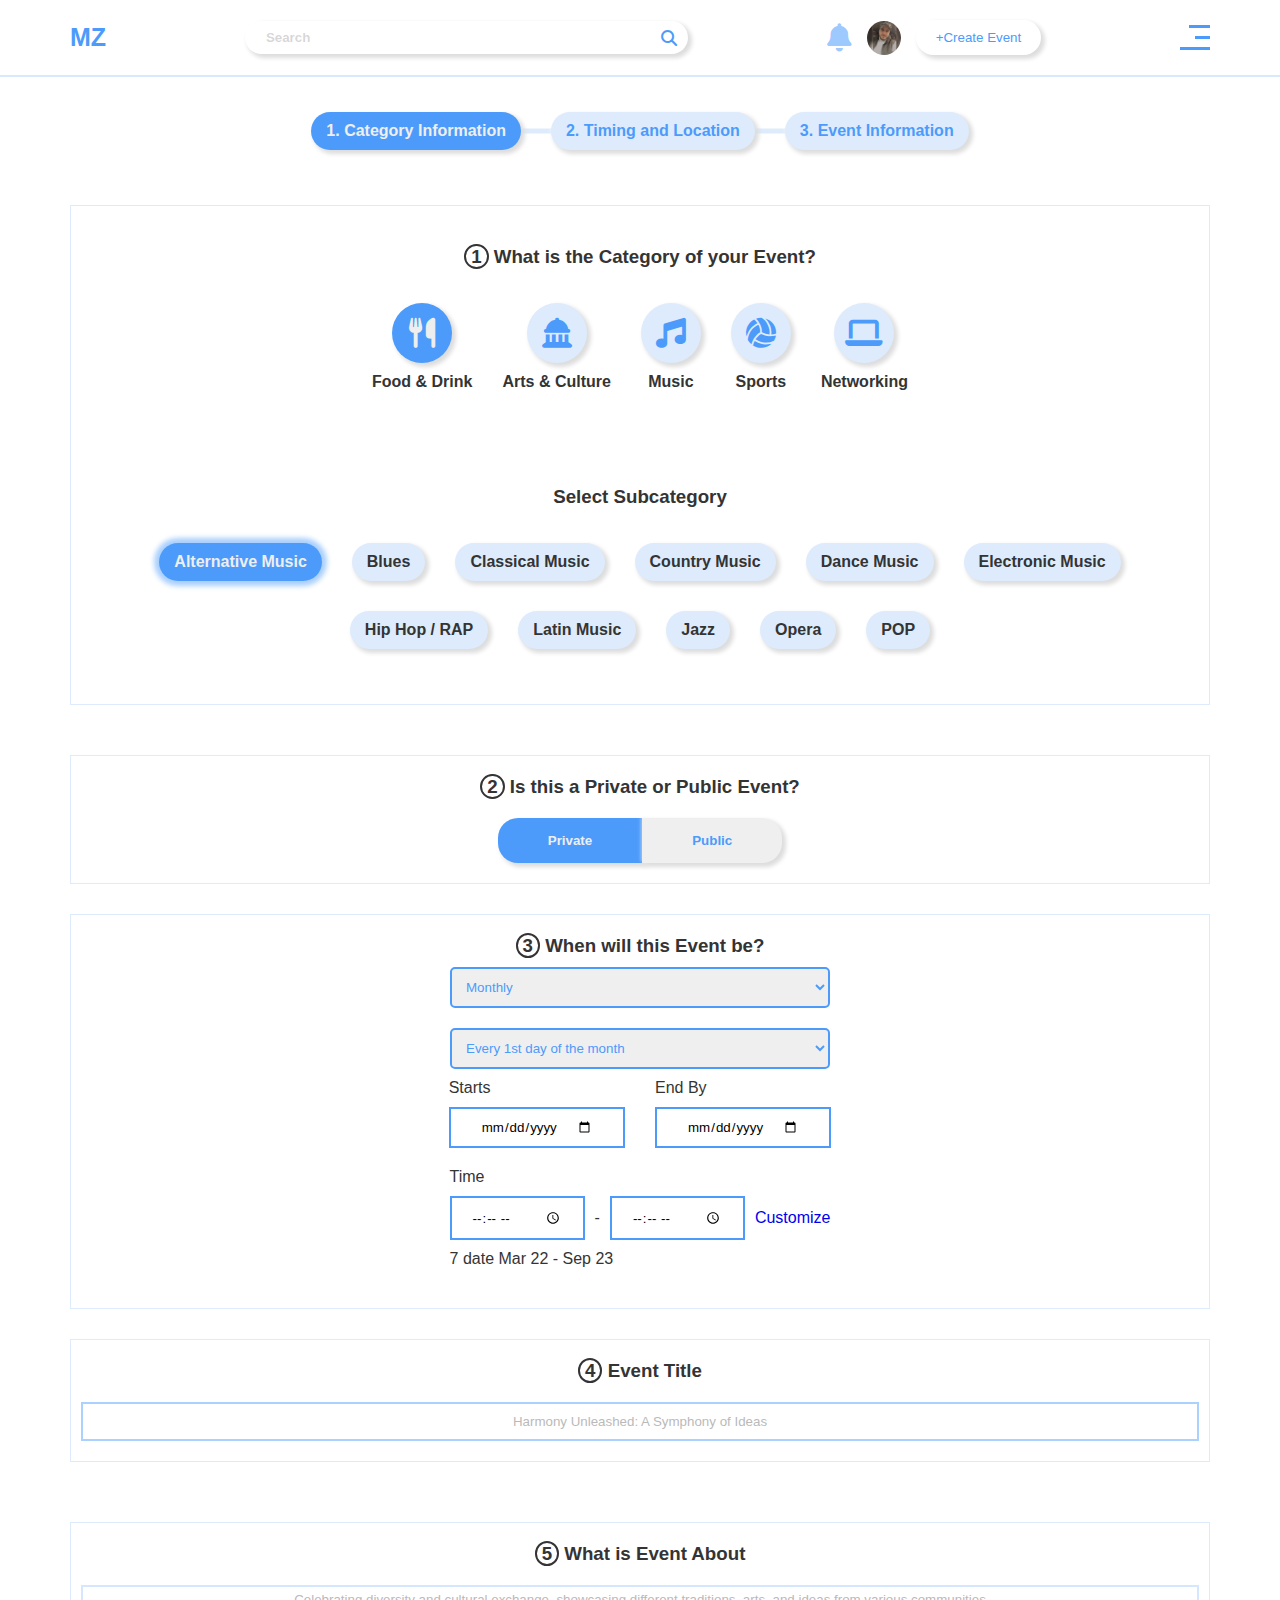
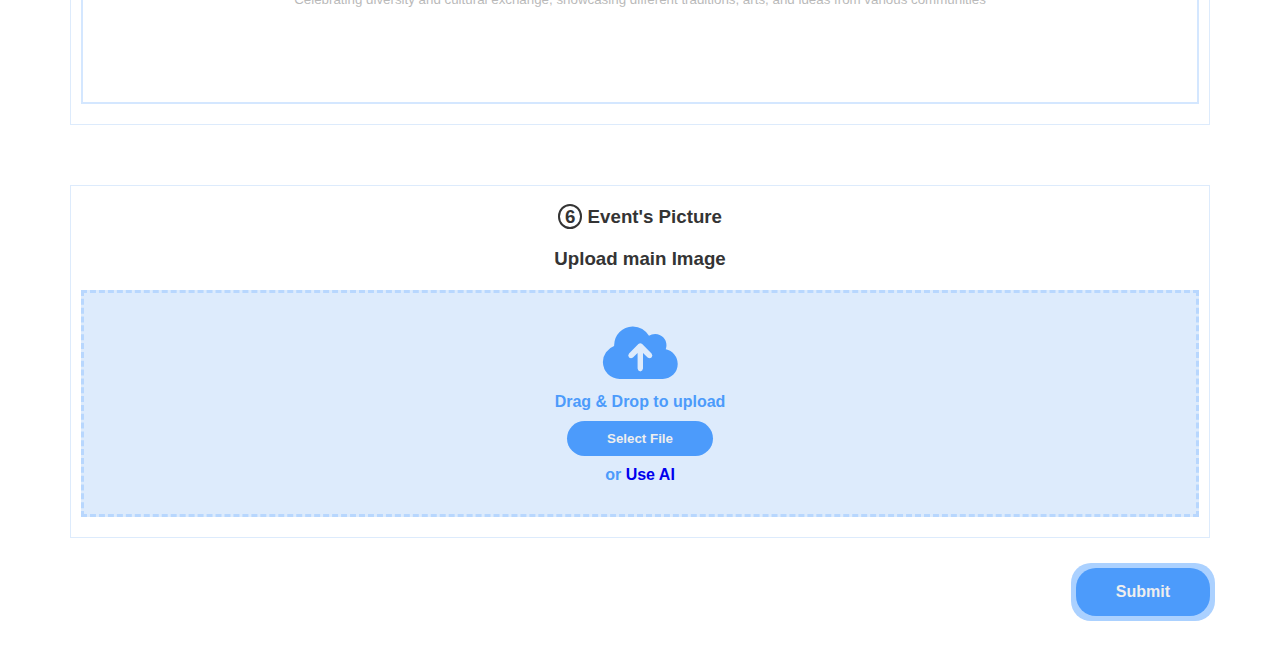
<file: index.html>
<!DOCTYPE html>
<html lang="en">

<head>
    <meta charset="UTF-8">
    <meta name="viewport" content="width=device-width, initial-scale=1.0">
    <link rel="stylesheet" href="style.css">
    <link rel="stylesheet" href="./styles/all.min.css">
    <title>Event Form</title>
</head>

<body>
    <div class="nav">
        <div class="container">
            <a href="index.html" class="logo">MZ</a>
            <div class="search">
                <input class="search" type="text" placeholder="Search">
                <i class="fa-solid fa-search"></i>
            </div>
            <div class="profile">
                <i class="fa-solid fa-bell"></i>
                <img src="./images/profileImg.jpg" alt="">
                <button>+Create Event</button>
            </div>
            <ul id="menuIcon">
                <span></span>
                <span></span>
                <span></span>
                <ul class="menu">
                    <li>Settings</li>
                    <li>Change Mode</li>
                    <li><a href="signup.html">Logout</a></li>
                </ul>
            </ul>
        </div>
    </div>
    <div class="home">
        <div class="container">
            <ul class="sections">
                <li class="active"><a href="#">1. Category Information</a></li>
                <li><a href="#sec2">2. Timing and Location</a></li>
                <li><a href="#sec3">3. Event Information</a></li>
            </ul>
            <div class="cat">
                <div class="categories">
                    <h3><span class="num">1</span> What is the Category of your Event?</h3>
                    <ul class="eventCat">
                        <li><i class="fa-solid fa-utensils active"></i><span>Food & Drink</span></li>
                        <li><i class="fa-solid fa-landmark-dome"></i><span>Arts & Culture</span></li>
                        <li><i class="fa-solid fa-music"></i><span>Music</span></li>
                        <li><i class="fa-solid fa-volleyball"></i><span>Sports</span></li>
                        <li><i class="fa-solid fa-laptop"></i><span>Networking</span></li>
                    </ul>
                </div>
                <div class="categories">
                    <h3>Select Subcategory</h3>
                    <ul class="subCat">
                        <li class="active">Alternative Music</li>
                        <li>Blues</li>
                        <li>Classical Music</li>
                        <li>Country Music</li>
                        <li>Dance Music</li>
                        <li>Electronic Music</li>
                        <li>Hip Hop / RAP</li>
                        <li>Latin Music</li>
                        <li>Jazz</li>
                        <li>Opera</li>
                        <li>POP</li>
                    </ul>
                </div>
            </div>
            <div id="sec2" class="categories privacy">
                <h3><span class="num">2</span> Is this a Private or Public Event?</h3>
                <div class="options">
                    <button class="priv active">Private</button>
                    <button class="pub">Public</button>
                </div>
            </div>
            <div class="categories plans">
                <h3><span class="num">3</span> When will this Event be?</h3>
                <select name="" id="" class="select">
                    <option value="" class="opt">
                        Monthly
                    </option>
                    <option value="" class="opt">
                        Yearly
                    </option>
                </select>
                <select name="" id="" class="select">
                    <option value="" class="opt">
                        Every 1st day of the month
                    </option>
                    <option value="" class="opt">
                        Every last day of the month
                    </option>
                </select>
                <div class="startEnd">
                    <div class="start">
                        <label for="start">Starts</label>
                        <input id="start" type="date">
                    </div>
                    <div class="start">
                        <label for="end">End By</label>
                        <input id="end" type="date">
                    </div>
                </div>
                <div class="time">
                    <label for="time">Time</label>
                    <div class="inputs">
                        <input id="time" type="time">
                        <span>-</span>
                        <input type="time">
                        <a href="#">Customize</a>
                    </div>
                    <span>7 date Mar 22 - Sep 23</span>
                </div>
            </div>
            <div id="sec3" class="categories eventTitle">
                <h3><span class="num">4</span> Event Title</h3>
                <input type="text" placeholder="Harmony Unleashed: A Symphony of Ideas">
            </div>
            <div class="categories eventTitle">
                <h3><span class="num">5</span> What is Event About</h3>
                <textarea name="" id="" rows="7"
                    placeholder="Celebrating diversity and cultural exchange, showcasing different traditions, arts, and ideas from various communities"></textarea>
            </div>
            <div class="categories eventTitle">
                <h3><span class="num">6</span> Event's Picture</h3>
                <h3>Upload main Image</h3>
                <div class="img">
                    <i class="fa-solid fa-cloud-arrow-up"></i>
                    <span>Drag & Drop to upload</span>
                    <button>Select File</button>
                    <span>or <a href="#">Use AI</a></span>
                </div>
            </div>
            <div class="footer">
                <a class="btnNext" href="msg.html">
                    Submit
                </a>
            </div>
        </div>
    </div>
</body>

</html>
</file>
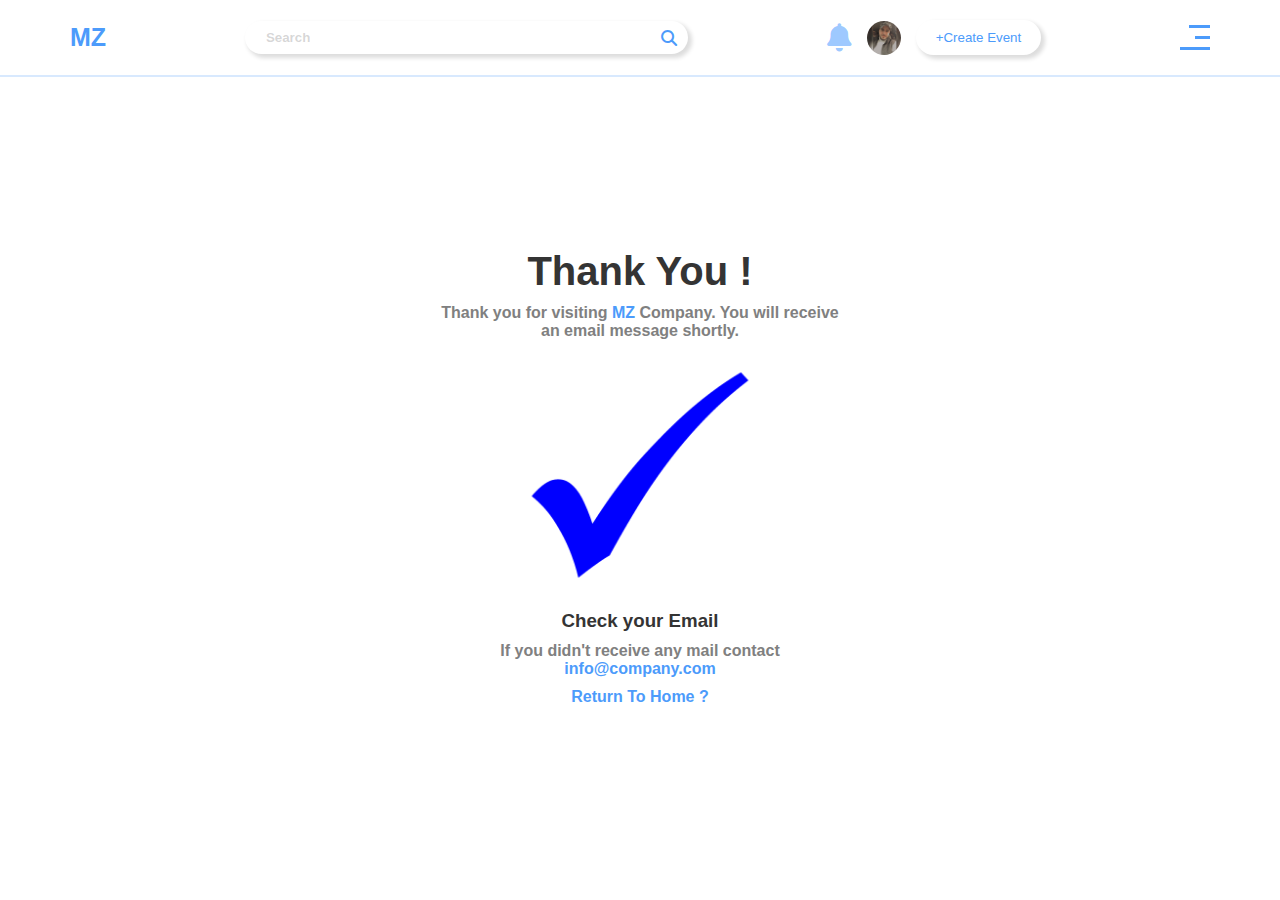
<file: finish.html>
<!DOCTYPE html>
<html lang="en">

<head>
    <meta charset="UTF-8">
    <meta name="viewport" content="width=device-width, initial-scale=1.0">
    <link rel="stylesheet" href="style.css">
    <link rel="stylesheet" href="./styles/all.min.css">
    <title>Thank You!</title>
</head>

<body>
    <div class="nav">
        <div class="container">
            <a href="index.html" class="logo">MZ</a>
            <div class="search">
                <input class="search" type="text" placeholder="Search">
                <i class="fa-solid fa-search"></i>
            </div>
            <div class="profile">
                <i class="fa-solid fa-bell"></i>
                <img src="./images/profileImg.jpg" alt="">
                <button>+Create Event</button>
            </div>
            <ul id="menuIcon">
                <span></span>
                <span></span>
                <span></span>
                <ul class="menu">
                    <li>Settings</li>
                    <li>Change Mode</li>
                    <li><a href="signup.html">Logout</a></li>
                </ul>
            </ul>
        </div>
    </div>
    <div class="finish">
        <div class="container">
            <div class="head">
                <h1>Thank You !</h1>
                <p>Thank you for visiting <span>MZ</span> Company. You will receive an email message shortly.</p>
            </div>
            <img src="./images/tick.png" alt="">
            <h3>Check your Email</h3>
            <p>If you didn't receive any mail contact <span>info@company.com</span></p>
            <a href="index.html">Return To Home ?</a>
        </div>
    </div>
</body>

</html>
</file>
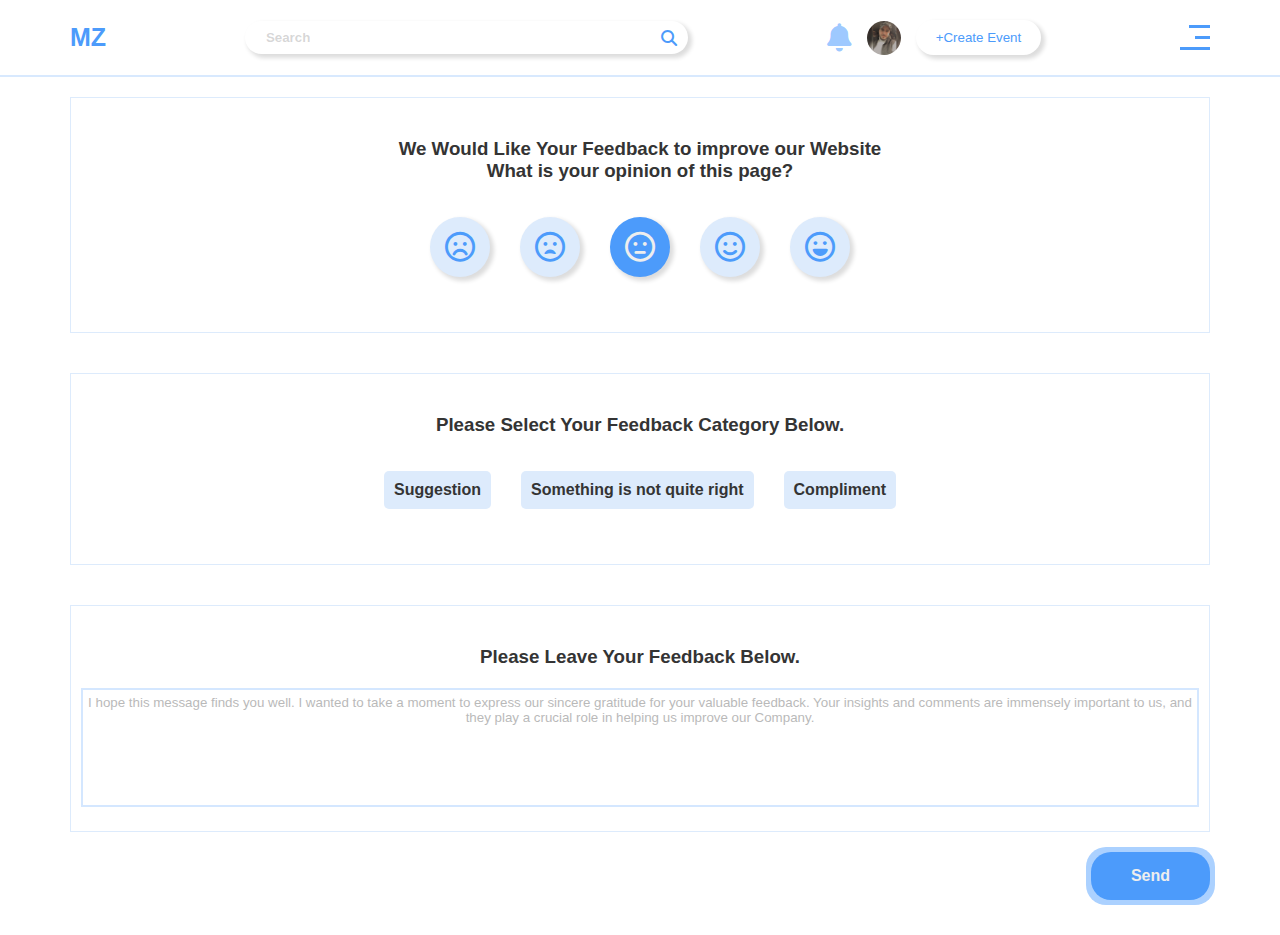
<file: msg.html>
<!DOCTYPE html>
<html lang="en">

<head>
    <meta charset="UTF-8">
    <meta name="viewport" content="width=device-width, initial-scale=1.0">
    <link rel="stylesheet" href="style.css">
    <link rel="stylesheet" href="./styles/all.min.css">
    <title>Confirmed</title>
</head>
<style>
</style>

<body>
    <div class="nav">
        <div class="container">
            <a href="index.html" class="logo">MZ</a>
            <div class="search">
                <input class="search" type="text" placeholder="Search">
                <i class="fa-solid fa-search"></i>
            </div>
            <div class="profile">
                <i class="fa-solid fa-bell"></i>
                <img src="./images/profileImg.jpg" alt="">
                <button>+Create Event</button>
            </div>
            <ul id="menuIcon">
                <span></span>
                <span></span>
                <span></span>
                <ul class="menu">
                    <li>Settings</li>
                    <li>Change Mode</li>
                    <li><a href="signup.html">Logout</a></li>
                </ul>
            </ul>
        </div>
    </div>
    <div class="home">
        <div class="container">
            <div class="cat">
                <div class="categories">
                    <h3>We Would Like Your Feedback to improve our Website</h3>
                    <h3>What is your opinion of this page?</h3>
                    <ul class="eventCat">
                        <li><i class="fa-regular fa-face-frown"></i></li>
                        <li><i class="fa-regular fa-face-frown-open"></i></li>
                        <li><i class="fa-regular fa-face-meh active"></i></li>
                        <li><i class="fa-regular fa-face-smile"></i></i></li>
                        <li><i class="fa-regular fa-face-laugh"></i></li>
                    </ul>
                </div>
            </div>
            <div class="cat">
                <div class="categories">
                    <h3>Please Select Your Feedback Category Below.</h3>
                    <ul class="options">
                        <li>Suggestion</li>
                        <li>Something is not quite right</li>
                        <li>Compliment</li>
                    </ul>
                </div>
            </div>
            <div class="cat">
                <div class="categories">
                    <h3>Please Leave Your Feedback Below.</h3>
                    <textarea name="" id="" rows="7"
                        placeholder="I hope this message finds you well. I wanted to take a moment to express our sincere gratitude for your valuable feedback. Your insights and comments are immensely important to us, and they play a crucial role in helping us improve our Company."></textarea>
                </div>
            </div>
            <div class="footer">
                <a class="btnNext" href="finish.html">
                    Send
                </a>
            </div>
        </div>
    </div>
</body>

</html>
</file>
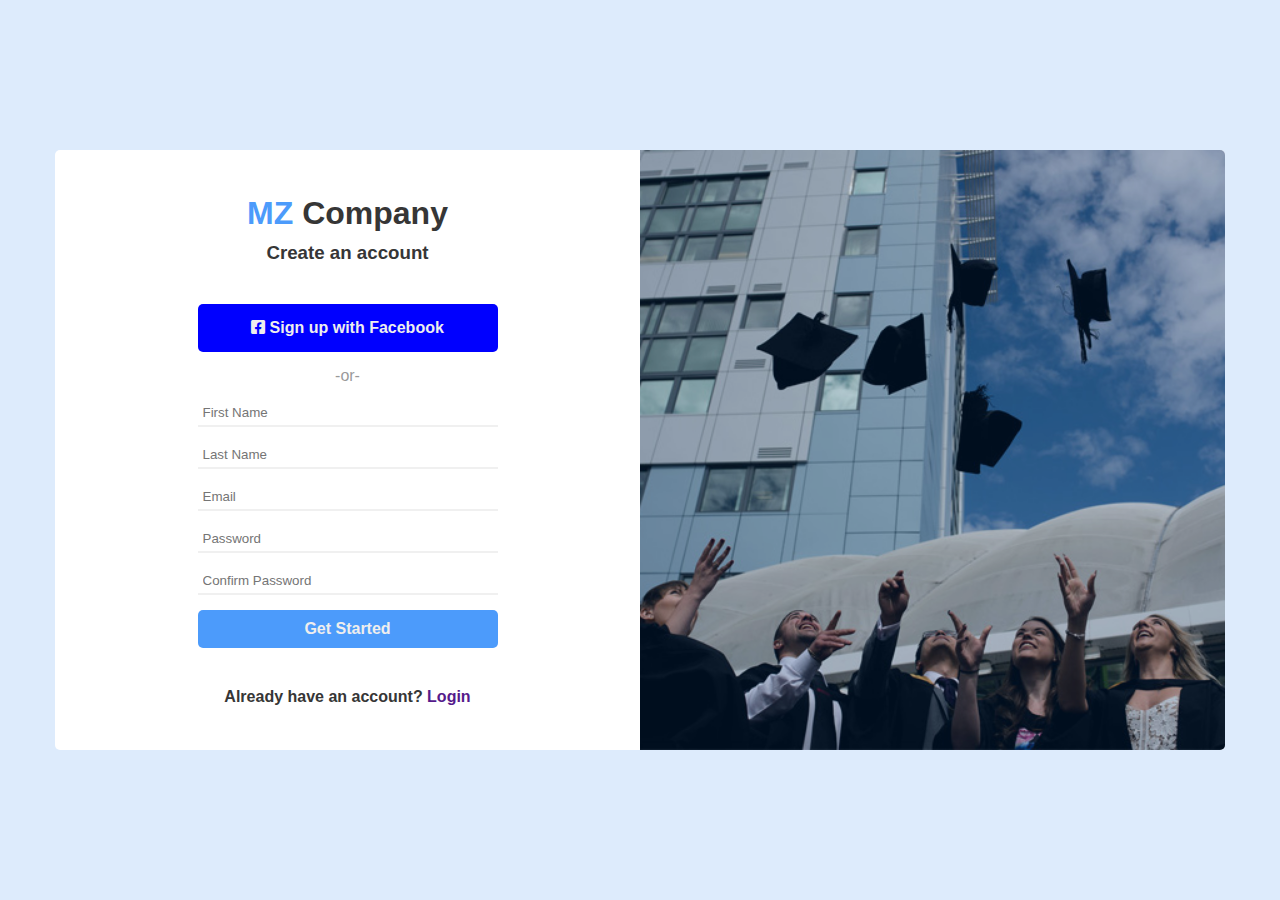
<file: signup.html>
<!DOCTYPE html>
<html lang="en">

<head>
    <meta charset="UTF-8">
    <meta name="viewport" content="width=device-width, initial-scale=1.0">
    <link rel="stylesheet" href="style.css">
    <link rel="stylesheet" href="./styles/all.min.css">
    <title>Sign Up</title>
</head>

<style>
    body {
        height: 100vh;
        display: flex;
        justify-content: center;
        align-items: center;
        background: #ddebfc;
    }
</style>

<body>
    <div class="card">
        <div class="container">
            <div class="card-1">
                <div class="header">
                    <h1><span>MZ</span> Company</h1>
                    <h3>Create an account</h3>
                </div>
                <form id="signUp" action="">
                    <div class="fb">
                        <i class="fa-brands fa-square-facebook"></i> Sign up with Facebook</i>
                    </div>
                    <span>-or-</span>
                    <input type="text" placeholder="First Name">
                    <input type="text" placeholder="Last Name">
                    <input type="email" placeholder="Email">
                    <input type="password" placeholder="Password">
                    <input type="password" placeholder="Confirm Password">
                    <a href="index.html">Get Started</a>
                </form>
                <div class="login">Already have an account? <a href="">Login</a></div>
            </div>
            <div class="card-2">

            </div>
        </div>
    </div>
</body>

</html>
</file>
<file: style.css>
* {
    padding: 0;
    margin: 0;
    box-sizing: border-box;
    scroll-behavior: smooth;
    font-family: Arial, Helvetica, sans-serif;
}

:root {
    --main-color: #4c9bfb;
    --box-shadow: 3px 3px 4px 1px #ddd,
        -2px -2px 3px 0 rgba(255, 255, 255, 0.3);
    --padding-sec: 35px;
    --border-bottom: 2px solid #4c9bfb37;
    --trans: all .3s ease-in-out;
}

@keyframes startUp {
    0% {
        transform: translatex(-100%);
    }

    100% {
        transform: translatex(0);
    }
}

ul {
    list-style: none;
}

input,
button,
textarea {
    outline: none;
}

a {
    text-decoration: none;
}

button {
    cursor: pointer;
}

body {
    color: rgb(52, 52, 52);
    animation: startUp .3s ease-in-out;
}

@keyframes flashing {
    0% {
        opacity: 0;
    }

    100% {
        opacity: 1;
    }
}

.nav .container {
    display: flex;
    justify-content: space-between;
    align-items: center;
    position: relative;
}

.nav {
    border-bottom: 2px solid #4c9bfb37;
}

.nav .logo {
    height: 75px;
    font-size: 25px;
    font-weight: 700;
    display: flex;
    justify-content: center;
    align-items: center;
    color: var(--main-color);

}

#menuIcon {
    display: flex;
    flex-direction: column;
    justify-content: space-between;
    height: 25px;
    width: 30px;
    position: relative;
    direction: rtl;
    cursor: pointer;
}

#menuIcon span {
    height: 3px;
    background: var(--main-color);
    transition: var(--trans);
}

#menuIcon span:first-child {
    width: 70%;
}

#menuIcon span:nth-child(even) {
    width: 50%;
}

#menuIcon span:last-child {
    width: 80%;
}

#menuIcon:hover span {
    width: 100%;
}

.menu {
    padding: 10px;
    width: 200px;
    height: 150px;
    display: flex;
    flex-direction: column;
    align-items: flex-end;
    background: #ddebfc;
    color: var(--main-color);
    position: absolute;
    right: 0;
    bottom: -175px;
    z-index: -1;
    opacity: 0;
    transition: var(--trans);
}

.menu::before {
    content: "";
    border: 20px solid;
    border-color: transparent transparent #ddebfc transparent;
    position: absolute;
    right: 0;
    top: -40px;
}

.menu a {
    color: var(--main-color);
}

#menuIcon:hover .menu {
    z-index: 1;
    opacity: 1;
}

.menu li {
    width: 100%;
    text-align: end;
    padding: 10px;
    border-bottom: 1px solid var(--main-color);
    cursor: pointer;
    position: relative;
    overflow: hidden;
}

.menu li::before {
    content: "";
    width: 100%;
    height: 100%;
    position: absolute;
    left: -100%;
    top: 0;
    background: var(--main-color);
    z-index: -1;
    transition: var(--trans);
}

.menu li:hover,
.menu li:hover a {
    color: #eee;
}

.menu li:hover::before {
    left: 0;
}

.nav .profile {
    display: flex;
    justify-content: space-between;
    align-items: center;
    gap: 15px;
}

.nav .profile i {
    color: #98c6fff6;
    font-size: 28px;
    cursor: pointer;
}

.nav .profile img {
    width: 34px;
    border-radius: 50%;
    cursor: pointer;
}

.nav .profile button {
    padding: 10px 20px;
    border-radius: 20px;
    border: none;
    outline: none;
    box-shadow: var(--box-shadow);
    color: var(--main-color);
    background: transparent;
}

@media (max-width:767px) {
    .nav .profile button {
        display: none;
    }

    .nav .profile img {
        position: absolute;
        right: 60px;
    }

    .nav .profile i {
        position: absolute;
        right: 95px;
    }
}

.nav .search {
    display: flex;
    align-items: center;
    padding: 4px 10px;
    gap: 5px;
    border: 1px solid transparent;
    border-radius: 20px;
    box-shadow: var(--box-shadow);
}

.nav .search i {
    color: #4c9bfb;
    cursor: pointer;
}

.nav .search input {
    border: none;
    outline: none;
    box-shadow: none;
    width: 400px;
}

.nav .search input::placeholder {
    font-weight: 700;
    color: rgba(128, 128, 128, 0.327);
}

@media (max-width:767px) {
    .nav .search {
        display: none;
    }

    .nav .profile i {
        font-size: 20px;
    }

    .nav .profile img {
        width: 25px;
    }

    .nav .profile button {
        font-size: 14px;
        padding: 5px 10px;
    }
}

.home .sections {
    display: flex;
    justify-content: center;
    gap: 30px;
    padding-top: var(--padding-sec);
    padding-bottom: var(--padding-sec);
}

.home .sections li {
    padding: 10px 15px;
    background: #ddebfc;
    border-radius: 20px;
    position: relative;
    box-shadow: var(--box-shadow);
    font-weight: 700;
    cursor: pointer;
    transition: var(--trans);
}

.home .sections li a {
    color: var(--main-color);
    width: 100%;
    height: 100%;
}

.home .sections li:hover {
    background: var(--main-color);
}

.home .sections li:hover a {
    color: #eee;
}

.home .sections li.active {
    background: var(--main-color);
}

.home .sections li.active a {
    color: #eee;

}

.home .sections li:not(:last-child)::before {
    content: "";
    width: 100%;
    height: 5px;
    position: absolute;
    left: 50%;
    top: 50%;
    z-index: -1;
    transform: translateY(-50%);
    background: #ddebfc;
}

@media (max-width:767px) {
    .home .sections {
        flex-direction: column;
        gap: 15px;
    }

    .home .sections li:not(:last-child)::before {
        display: none;
    }
}

.home .container {
    display: flex;
    flex-direction: column;
    justify-content: center;
    align-items: center;
    padding-bottom: var(--padding-sec);
}

.home .categories {
    padding: 20px 10px;
}

.home .categories h3 {
    text-align: center;
}

.home .categories ul {
    display: flex;
    justify-content: center;
    flex-wrap: wrap;
    width: 100%;
    gap: 30px;
    padding-top: var(--padding-sec);
    padding-bottom: var(--padding-sec);
}

.home .categories li {
    display: flex;
    flex-direction: column;
    align-items: center;
    text-align: center;
    gap: 10px;
    font-weight: 700;
}

.home .categories li i {
    font-size: 30px;
    padding: 10px;
    width: 60px;
    height: 60px;
    display: flex;
    justify-content: center;
    align-items: center;
    border-radius: 50%;
    background: #ddebfc;
    color: var(--main-color);
    cursor: pointer;
    transition: var(--trans);
    box-shadow: var(--box-shadow);
}

.home .categories li i:hover {
    color: #eee;
    background: var(--main-color);
}

.home .categories ul .active {
    background: var(--main-color) !important;
    color: #eee;
}

.num {
    border-radius: 50%;
    padding: 0 5px;
    text-align: center;
    border: 2px solid;
}

.subCat {
    display: flex;
    justify-content: center;
    align-items: center;
    flex-wrap: wrap;
}

.subCat li {
    padding: 10px 15px;
    background: #ddebfc;
    border-radius: 20px;
    box-shadow: var(--box-shadow);
    font-weight: 600;
    transition: var(--trans);
    cursor: pointer;
}

.subCat li:hover {
    background: var(--main-color);
    color: #eee;
}

.cat {
    margin: 20px auto;
    border: 1px solid #ddebfc;
    padding-top: 20px;
    display: flex;
    flex-direction: column;
    width: 100%;
    gap: 20px;
}

.cat .options li {
    background: #ddebfc;
    padding: 10px;
    border-radius: 5px;
    transition: var(--trans);
    cursor: pointer;
}

.cat .options li:hover {
    background: var(--main-color);
    color: #eee;
}

.cat textarea {
    width: 100%;
    resize: none;
    outline: none;
    padding: 5px;
    border: 2px solid #abd1ff;
    opacity: .5;
    margin-top: 20px;
}

.cat textarea::placeholder {
    text-align: center;
}

.subCat li.active {
    background: var(--main-color);
    box-shadow: 0 0 5px 5px #4c9bfb7b;
    color: #eee;
}

.privacy {
    padding-top: var(--padding-sec);
    padding-bottom: var(--padding-sec);
    display: flex;
    flex-direction: column;
    gap: 20px;
    border: 1px solid #ddebfc;
    margin: 30px auto;
    width: 100%;
}

.privacy .options {
    display: flex;
    justify-content: center;
    align-items: center;
}

.privacy .options button {
    padding: 15px 50px;
    border: none;
    outline: none;
    font-weight: 600;
    color: var(--main-color);
    box-shadow: var(--box-shadow);
    transition: var(--trans);
}

@media (max-width:767px) {
    .privacy .options button {
        padding: 15px 30px;
    }
}

.privacy .options button:hover {
    background: var(--main-color);
    color: #eee;
}

.privacy .options button:nth-child(1) {
    border-radius: 20px 0 0 20px;
}

.privacy .options button:nth-child(2) {
    border-radius: 0 20px 20px 0;
}

.privacy .options .active {
    background: var(--main-color);
    color: #eee;
}

.categories .select {
    width: 380px;
    padding: 10px;
    margin: 10px auto;
    border: none;
    outline: none;
    border-radius: 5px;
    border: 2px solid var(--main-color);
    color: var(--main-color);
}

@media (max-width:767px) {
    .categories .select {
        width: 100%;
    }
}

.categories .select li {
    width: 100%;
    padding: 10px;
    margin: 0;
    display: none;
}

.select .active {
    display: flex !important;
}

.plans {
    margin: 0 auto;
    border: 1px solid #ddebfc;
    padding-top: var(--padding-sec);
    padding-bottom: 20px;
    display: flex;
    flex-direction: column;
    justify-content: center;
    align-items: center;
    width: 100%;
}

.startEnd {
    display: flex;
    justify-content: space-between;
    align-items: center;
    gap: 30px;
    flex-wrap: wrap;
}

.startEnd div {
    display: flex;
    flex-direction: column;
    gap: 10px;
}

.startEnd input {
    padding: 10px 30px;
    border: 2px solid var(--main-color);
}

.time {
    display: flex;
    flex-direction: column;
    gap: 10px;
    margin: 20px auto;
}

.time .inputs {
    display: flex;
    align-items: center;
    flex-wrap: wrap;
    gap: 10px;
}

.time .inputs input {
    padding: 10px 20px;
    border: 2px solid var(--main-color);
}

.eventTitle {
    display: flex;
    flex-direction: column;
    justify-content: center;
    align-items: center;
    margin: 30px auto;
    gap: 20px;
    border: 1px solid #ddebfc;
    padding: var(--padding-sec) 40px;
    width: 100%;
}

.eventTitle input {
    width: 100%;
    padding: 10px;
    border: 2px solid #abd1ff;
    outline: none;
}

.eventTitle input::placeholder {
    text-align: center;
    opacity: .5;
}

.eventTitle textarea {
    width: 100%;
    resize: none;
    outline: none;
    padding: 5px;
    border: 2px solid #abd1ff;
    opacity: .5;
}

.eventTitle textarea::placeholder {
    text-align: center;
}

.eventTitle .img {
    display: flex;
    flex-direction: column;
    justify-content: center;
    align-items: center;
    gap: 10px;
    font-weight: 600;
    width: 100%;
    background: #ddebfc;
    padding: 30px;
    color: var(--main-color);
    border: 3px dashed #abd1ffbc;
}

@media (max-width:767px) {
    .eventTitle .img {
        width: 100%;
        text-align: center;
    }
}

.eventTitle .img i {
    font-size: 60px;
}

.eventTitle .img button {
    border: none;
    padding: 10px 40px;
    border-radius: 20px;
    background: var(--main-color);
    color: #eee;
    font-weight: 600;
}

.footer {
    display: flex;
    justify-content: flex-end;
    width: 100%;
}

.btnNext {
    background: var(--main-color);
    border-radius: 20px;
    color: #eee;
    font-weight: 600;
    padding: 15px 40px;
    position: relative;
    cursor: pointer;
}

.btnNext::before {
    content: "";
    width: calc(100% + 10px);
    height: calc(100% + 10px);
    position: absolute;
    background: #abd1ff;
    left: -5px;
    top: -5px;
    z-index: -1;
    border-radius: 20px;
    animation: .9s flashing ease-in-out infinite alternate-reverse;
}

.card {
    background: white;
    border-radius: 5px;
    overflow: hidden;
    display: flex;
    justify-content: center;
    align-items: center;
}

@media (max-width:767px) {
    .card {
        width: 100%;
        height: 100%;
    }
}

.card .container {
    display: flex;
    justify-content: space-between;
    height: 600px;
    padding: 0;
}

.card .card-1 .header {
    display: flex;
    flex-direction: column;
    gap: 10px;
}

.card .card-1 {
    display: flex;
    flex-direction: column;
    justify-content: center;
    gap: 40px;
    text-align: center;
    width: 50%;
    height: 100%;
    padding: 20px;
    color: rgb(54, 54, 54);
}

.card .card-1 .header span {
    color: var(--main-color);
}

.card .card-1 .fb {
    background: blue;
    padding: 15px;
    border-radius: 5px;
    color: #eee;
    font-weight: 700;
    cursor: pointer;
    position: relative;
    z-index: 1;
    overflow: hidden;
}

.card .card-1 .fb::before {
    content: "";
    width: 100%;
    height: 100%;
    position: absolute;
    left: -100%;
    top: 0;
    z-index: -1;
    background: #4c9bfb;
    transition: var(--trans);
}

.card .card-1 .fb:hover::before {
    left: 0;
}

.card .card-1 form {
    display: flex;
    flex-direction: column;
    gap: 15px;
    width: 300px;
    margin: 0 auto;
}

.card .card-1 form input {
    padding: 5px;
    border: none;
    border-bottom: 2px solid rgba(161, 161, 161, 0.16);
    background: transparent;
}

.card .card-1 form a {
    padding: 10px;
    border-radius: 5px;
    border: none;
    outline: none;
    font-weight: 700;
    background: var(--main-color);
    color: #eee;
    position: relative;
    overflow: hidden;
    z-index: 1;
}

.card .card-1 form a::before {
    content: "";
    width: 100%;
    height: 100%;
    position: absolute;
    left: -100%;
    top: 0;
    z-index: -1;
    background: #014eac;
    transition: var(--trans);
}

.card .card-1 form a:hover::before {
    left: 0;
}

.card .card-1 .login {
    font-weight: 700;
}

.card .card-1 form>span {
    opacity: .5;
}

.card .card-2 {
    background: url(./images/signUp.jpg);
    background-position: center;
    background-repeat: no-repeat;
    background-size: cover;
    height: 100%;
    width: 50%;
    position: relative;
}

.card .card-2::before {
    content: "";
    position: absolute;
    top: 0;
    left: 0;
    width: 100%;
    height: 100%;
    background: #004497;
    opacity: .2;

}

@media (max-width:767px) {
    .card .container {
        flex-direction: column-reverse;
        height: 100%;
        width: 100%;
    }

    .card .card-1 {
        width: 100%;
    }

    .card .card-2 {
        display: none;
    }
}

.finish {
    display: flex;
    justify-content: center;
    align-items: center;
    height: calc(100vh - 100px);
}

.finish .container {
    display: flex;
    flex-direction: column;
    justify-content: center;
    align-items: center;
    text-align: center;
    gap: 10px;
    height: 100%;
}

.finish .head {
    display: flex;
    flex-direction: column;
    gap: 10px;
}

.finish img {
    width: 250px;
}

.finish span {
    color: var(--main-color);
    font-weight: 700;
}

.finish h1 {
    font-size: 40px;
}

.finish p {
    max-width: 400px;
    font-weight: 700;
    color: gray;
}

.finish a {
    color: var(--main-color);
    font-weight: 800;
}

.container {
    padding-left: 15px;
    padding-right: 15px;
    margin: 0 auto;
}

@media (min-width:767px) {
    .container {
        width: 750px;
    }
}

@media (min-width:992px) {
    .container {
        width: 970px;
    }
}

@media (min-width:1200px) {
    .container {
        width: 1170px;
    }
}
</file>
